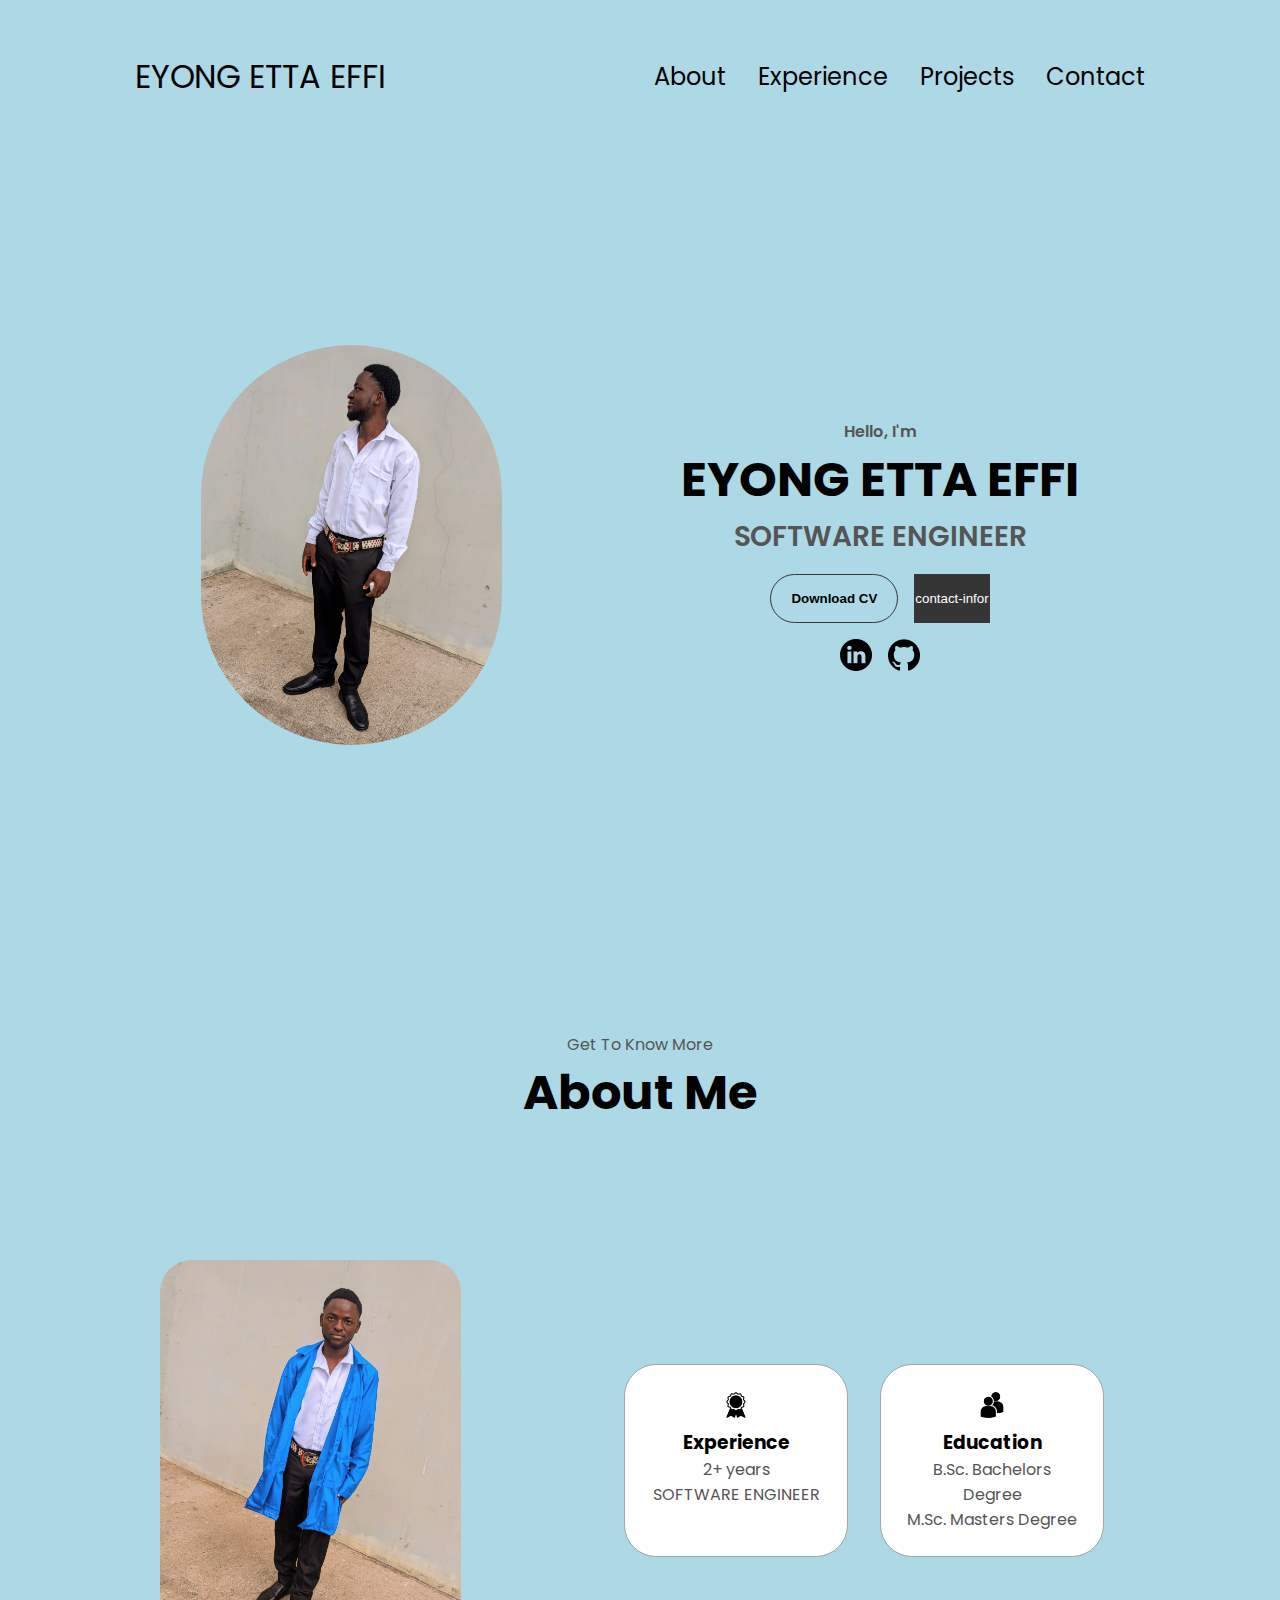
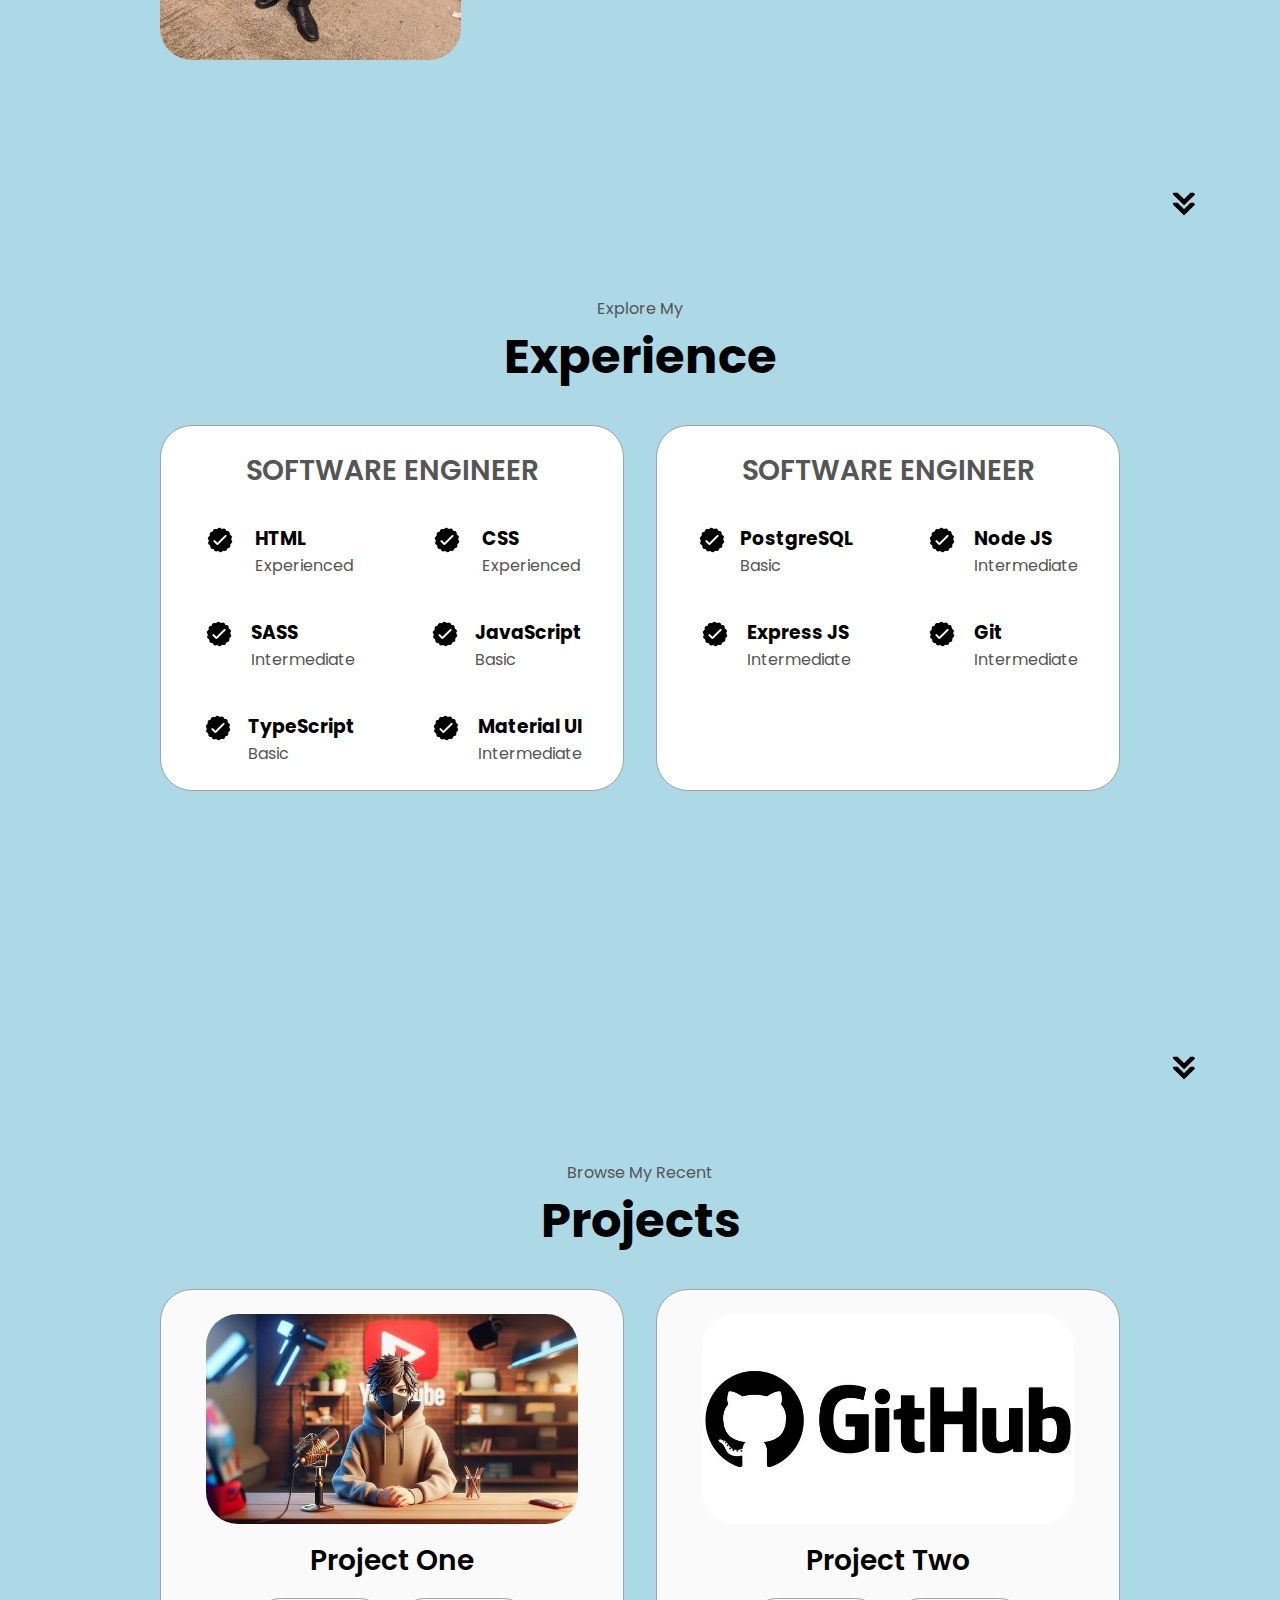
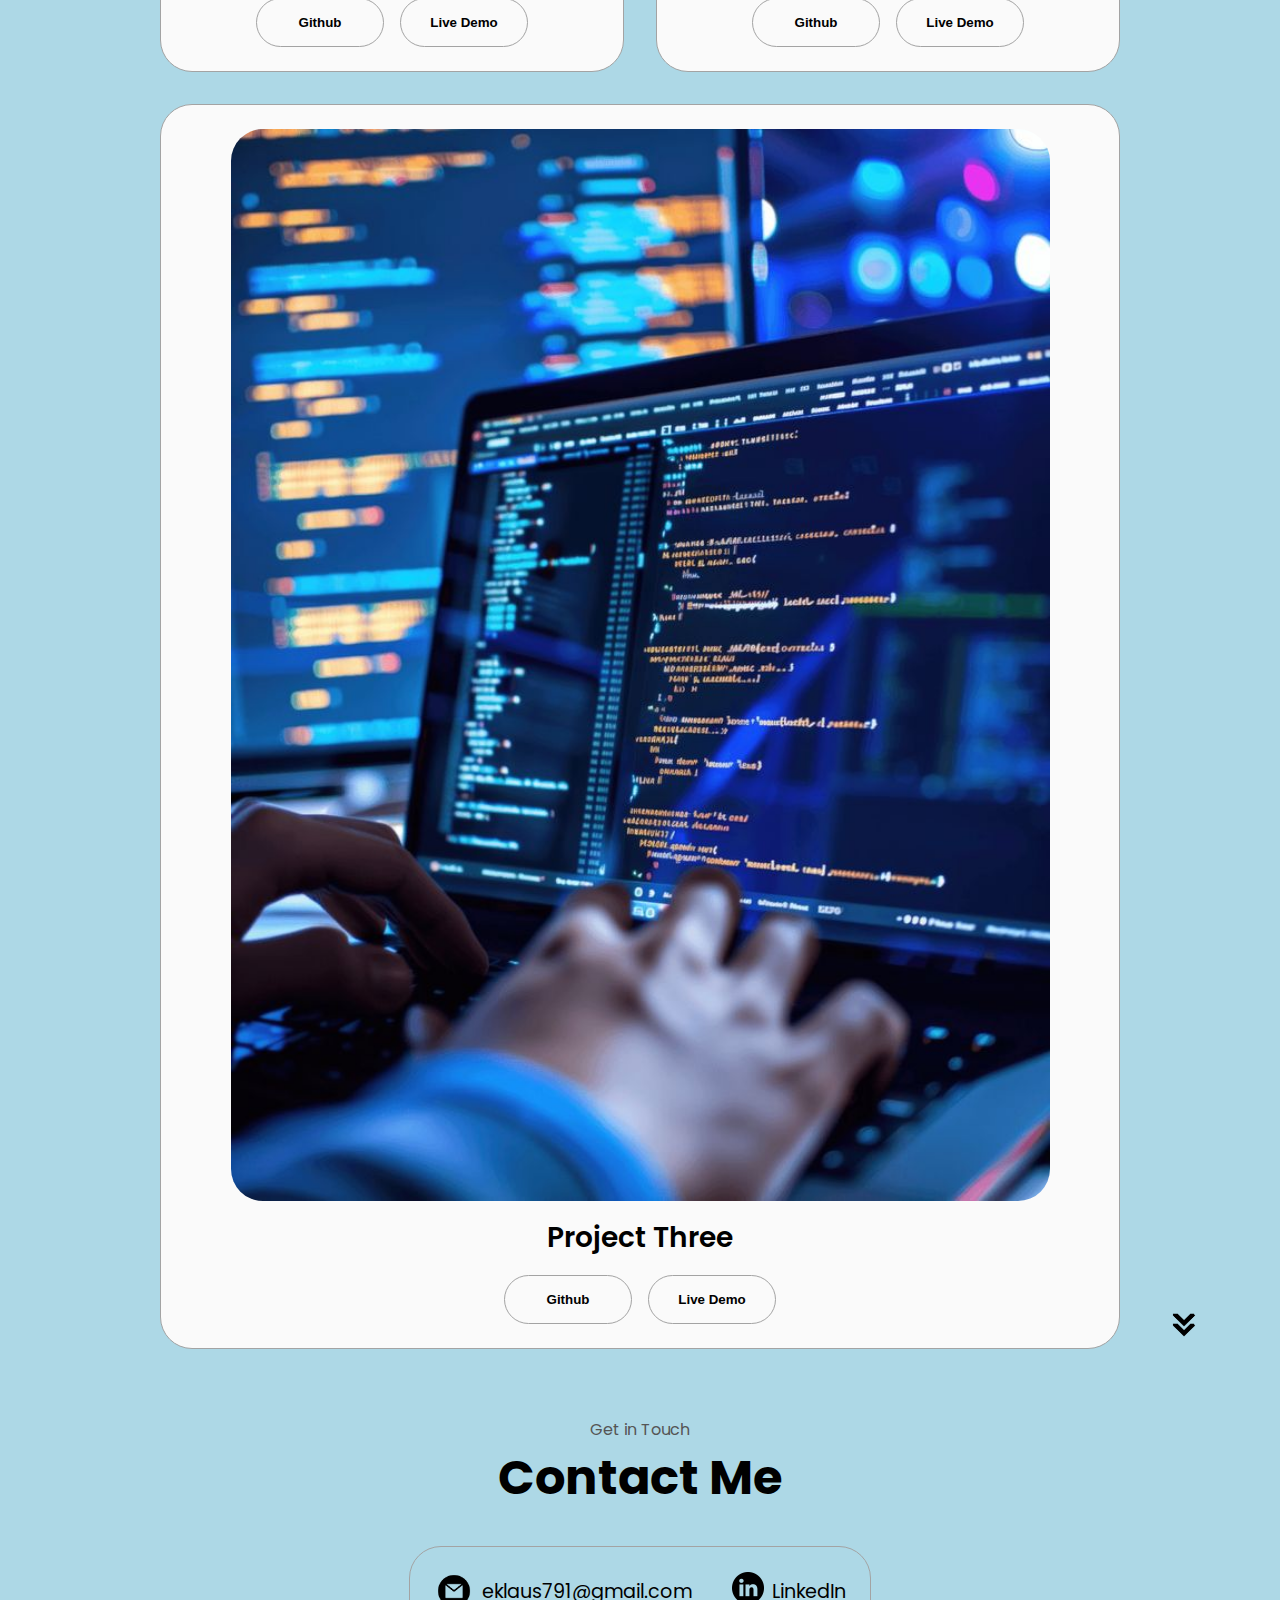
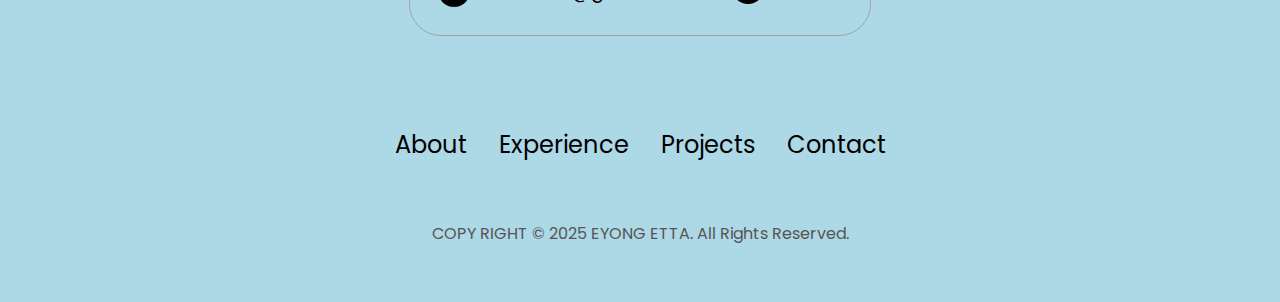
<file: index.html>
<!DOCTYPE html>
  <head>
    <meta charset="UTF-8">
    <meta http-equiv="X-UA-Compatible" content="IE=edge">
    <meta name="viewport" content="width=device-width, initial-scale=1.0">
    <title>My Portfolio</title>
    <link rel="stylesheet" href="folio.css">
    <link rel="stylesheet" href="mediaqueries.css">
  </head>
  <body>
    <nav id="desktop-nav">
      <div class="logo">EYONG ETTA EFFI</div>
      <div>
        <ul class="nav-links">
          <li><a href="#about">About</a></li>
          <li><a href="#experience">Experience</a></li>
          <li><a href="#projects">Projects</a></li>
          <li><a href="#contact">Contact</a></li>
        </ul>
      </div>
    </nav>
    <nav id="hamburger-nav">
      <div class="logo">EYONG ETTA EFFI</div>
      <div class="hamburger-menu">
        <div class="hamburger-icon" onclick="toggleMenu()">
          <span></span>
          <span></span>
          <span></span>
        </div>
        <div class="menu-links">
          <li><a href="#about" onclick="toggleMenu()">About</a></li>
          <li><a href="#experience" onclick="toggleMenu()">Experience</a></li>
          <li><a href="#projects" onclick="toggleMenu()">Projects</a></li>
          <li><a href="#contact" onclick="toggleMenu()">Contact</a></li>
        </div>
      </div>
    </nav>
    <section id="profile">
      <div class="section__pic-container">

        <img class="img" src="assets/SHO.jpg" alt="EYONG ETTA EFFI profile picture" />
      </div>
      <div class="section__text">
        <p class="section__text__p1">Hello, I'm</p>
        <h1 class="title">EYONG ETTA EFFI</h1>
        <p class="section__text__p2">SOFTWARE ENGINEER</p>
        <div class="btn-container">
          <button
            class="btn btn-color-2"
            onclick="window.open('assets/cv1.pdf')"
          >
            Download CV
          </button>
          <button class="btn-color-1" onclick="location.href='./#contact'">
            contact-infor
          </button>
        </div>
        <div id="socials-container">
          <img
            src="./assets/linkedin.png"
            alt="My LinkedIn profile"
            class="icon"
            onclick="location.href='https://linkedin.com/'"
          />
          <img
            src="./assets/github.png"
            alt="My Github profile"
            class="icon"
            onclick="location.href='https://github.com/'"
          />
        </div>
      </div>
    </section>
    <section id="about">
      <p class="section__text__p1">Get To Know More</p>
      <h1 class="title">About Me</h1>
      <div class="section-container">
        <div class="section__pic-container">
          <img
            src="./assets/IN.jpg"
            alt="Profile picture"
            class="about-pic"
          />
        </div>
        <div class="about-details-container">
          <div class="about-containers">
            <div class="details-container">
              <img
                src="./assets/experience.png"
                alt="Experience icon"
                class="icon"
              />
              <h3>Experience</h3>
              <p>2+ years <br />SOFTWARE ENGINEER</p>
            </div>
            <div class="details-container">
              <img
                src="./assets/education.png"
                alt="Education icon"
                class="icon"
              />
              <h3>Education</h3>
              <p>B.Sc. Bachelors Degree<br />M.Sc. Masters Degree</p>
            </div>
          </div>
          <div class="text-container">
            <p></p>
            </p>
          </div>
        </div>
      </div>
      <img
        src="./assets/arrow.png"
        alt="Arrow icon"
        class="icon arrow"
        onclick="location.href='./#experience'"
      />
    </section>
    <section id="experience">
      <p class="section__text__p1">Explore My</p>
      <h1 class="title">Experience</h1>
      <div class="experience-details-container">
        <div class="about-containers">
          <div class="details-container">
            <h2 class="experience-sub-title">SOFTWARE ENGINEER</h2>
            <div class="article-container">
              <article>
                <img
                  src="./assets/checkmark.png"
                  alt="Experience icon"
                  class="icon"
                />
                <div>
                  <h3>HTML</h3>
                  <p>Experienced</p>
                </div>
              </article>
              <article>
                <img
                  src="./assets/checkmark.png"
                  alt="Experience icon"
                  class="icon"
                />
                <div>
                  <h3>CSS</h3>
                  <p>Experienced</p>
                </div>
              </article>
              <article>
                <img
                  src="./assets/checkmark.png"
                  alt="Experience icon"
                  class="icon"
                />
                <div>
                  <h3>SASS</h3>
                  <p>Intermediate</p>
                </div>
              </article>
              <article>
                <img
                  src="./assets/checkmark.png"
                  alt="Experience icon"
                  class="icon"
                />
                <div>
                  <h3>JavaScript</h3>
                  <p>Basic</p>
                </div>
              </article>
              <article>
                <img
                  src="./assets/checkmark.png"
                  alt="Experience icon"
                  class="icon"
                />
                <div>
                  <h3>TypeScript</h3>
                  <p>Basic</p>
                </div>
              </article>
              <article>
                <img
                  src="./assets/checkmark.png"
                  alt="Experience icon"
                  class="icon"
                />
                <div>
                  <h3>Material UI</h3>
                  <p>Intermediate</p>
                </div>
              </article>
            </div>
          </div>
          <div class="details-container">
            <h2 class="experience-sub-title">SOFTWARE ENGINEER</h2>
            <div class="article-container">
              <article>
                <img
                  src="./assets/checkmark.png"
                  alt="Experience icon"
                  class="icon"
                />
                <div>
                  <h3>PostgreSQL</h3>
                  <p>Basic</p>
                </div>
              </article>
              <article>
                <img
                  src="./assets/checkmark.png"
                  alt="Experience icon"
                  class="icon"
                />
                <div>
                  <h3>Node JS</h3>
                  <p>Intermediate</p>
                </div>
              </article>
              <article>
                <img
                  src="./assets/checkmark.png"
                  alt="Experience icon"
                  class="icon"
                />
                <div>
                  <h3>Express JS</h3>
                  <p>Intermediate</p>
                </div>
              </article>
              <article>
                <img
                  src="./assets/checkmark.png"
                  alt="Experience icon"
                  class="icon"
                />
                <div>
                  <h3>Git</h3>
                  <p>Intermediate</p>
                </div>
              </article>
            </div>
          </div>
        </div>
      </div>
      <img
        src="./assets/arrow.png"
        alt="Arrow icon"
        class="icon arrow"
        onclick="location.href='./#projects'"
      />
    </section>
    <section id="projects">
      <p class="section__text__p1">Browse My Recent</p>
      <h1 class="title">Projects</h1>
      <div class="experience-details-container">
        <div class="about-containers">
          <div class="details-container color-container">
            <div class="article-container">
              <img
                src="./assets/we.jpg"
                alt="Project 1"
                class="project-img"
              />
            </div>
            <h2 class="experience-sub-title project-title">Project One</h2>
            <div class="btn-container">
              <button
                class="btn btn-color-2 project-btn"
                onclick="location.href='https://github.com/'"
              >
                Github
              </button>
              <button
                class="btn btn-color-2 project-btn"
                onclick="location.href='https://github.com/'"
              >
                Live Demo
              </button>
            </div>
          </div>
          <div class="details-container color-container">
            <div class="article-container">
              <img
                src="./assets/we1.jpg"
                alt="Project 2"
                class="project-img"
              />
            </div>
            <h2 class="experience-sub-title project-title">Project Two</h2>
            <div class="btn-container">
              <button
                class="btn btn-color-2 project-btn"
                onclick="location.href='https://github.com/'"
              >
                Github
              </button>
              <button
                class="btn btn-color-2 project-btn"
                onclick="location.href='https://github.com/'"
              >
                Live Demo
              </button>
            </div>
          </div>
          <div class="details-container color-container">
            <div class="article-container">
              <img
                src="./assets/go.jpg"
                alt="Project 3"
                class="project-img"
              />
            </div>
            <h2 class="experience-sub-title project-title">Project Three</h2>
            <div class="btn-container">
              <button
                class="btn btn-color-2 project-btn"
                onclick="location.href='https://github.com/'"
              >
                Github
              </button>
              <button
                class="btn btn-color-2 project-btn"
                onclick="location.href='https://github.com/'"
              >
                Live Demo
              </button>
            </div>
          </div>
        </div>
      </div>
      <img
        src="./assets/arrow.png"
        alt="Arrow icon"
        class="icon arrow"
        onclick="location.href='./#contact'"
      />
    </section>
    <section id="contact">
      <p class="section__text__p1">Get in Touch</p>
      <h1 class="title">Contact Me</h1>
      <div class="contact-info-upper-container">
        <div class="contact-info-container">
          <img
            src="./assets/email.png"
            alt="Email icon"
            class="icon contact-icon email-icon"
          />
          <p><a href="mailto:eklaus791@gmail.com">eklaus791@gmail.com</p>
        </div>
        <div class="contact-info-container">
          <img
            src="./assets/linkedin.png"
            alt="LinkedIn icon"
            class="icon contact-icon"
          />
          <p><a href="https://www.linkedin.com/in/eyong-etta-91a24a290">LinkedIn</a></p>
        </div>
      </div>
    </section>
    <footer>
      <nav>
        <div class="nav-links-container">
          <ul class="nav-links">
            <li><a href="#about">About</a></li>
            <li><a href="#experience">Experience</a></li>
            <li><a href="#projects">Projects</a></li>
            <li><a href="#contact">Contact</a></li>
          </ul>
        </div>
      </nav>
      <p>COPY RIGHT &#169; 2025 EYONG ETTA. All Rights Reserved.</p>
    </footer>
    <script src="script.js"></script>
  </body>
</html>
</file>
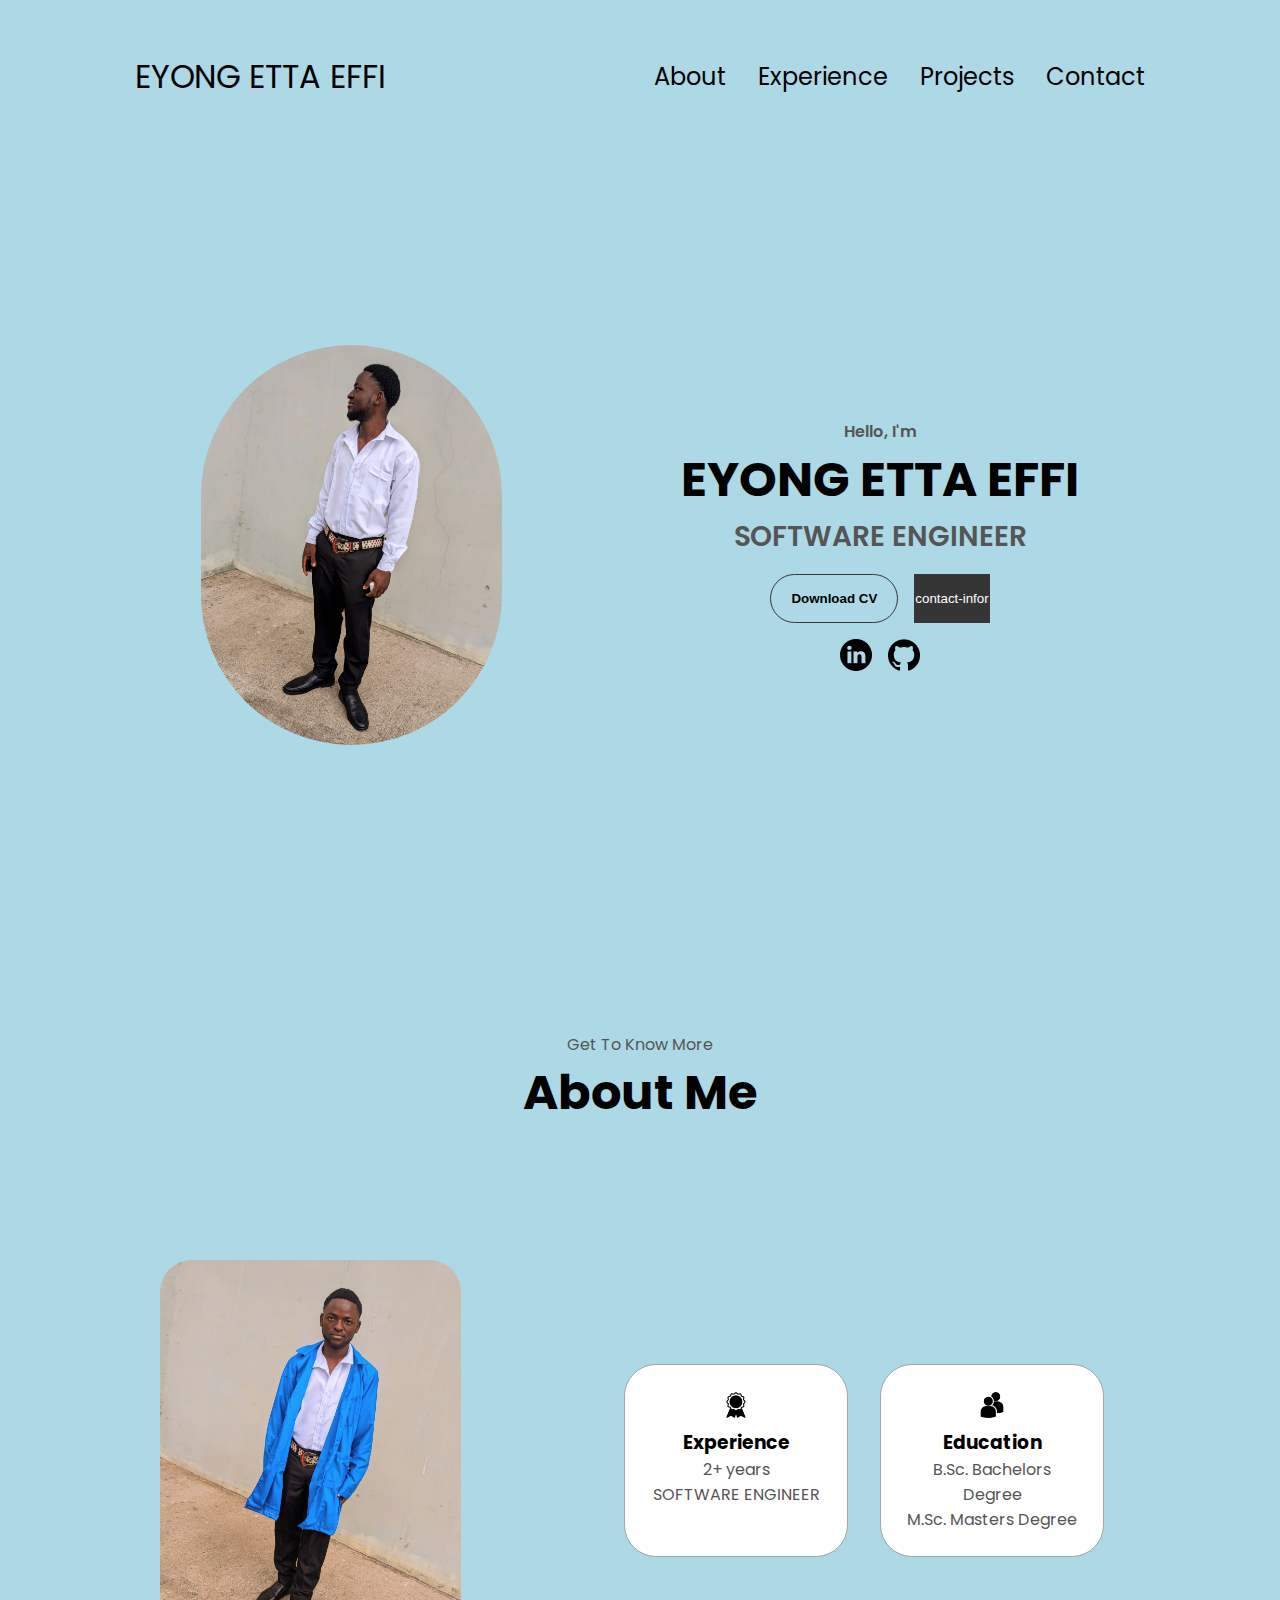
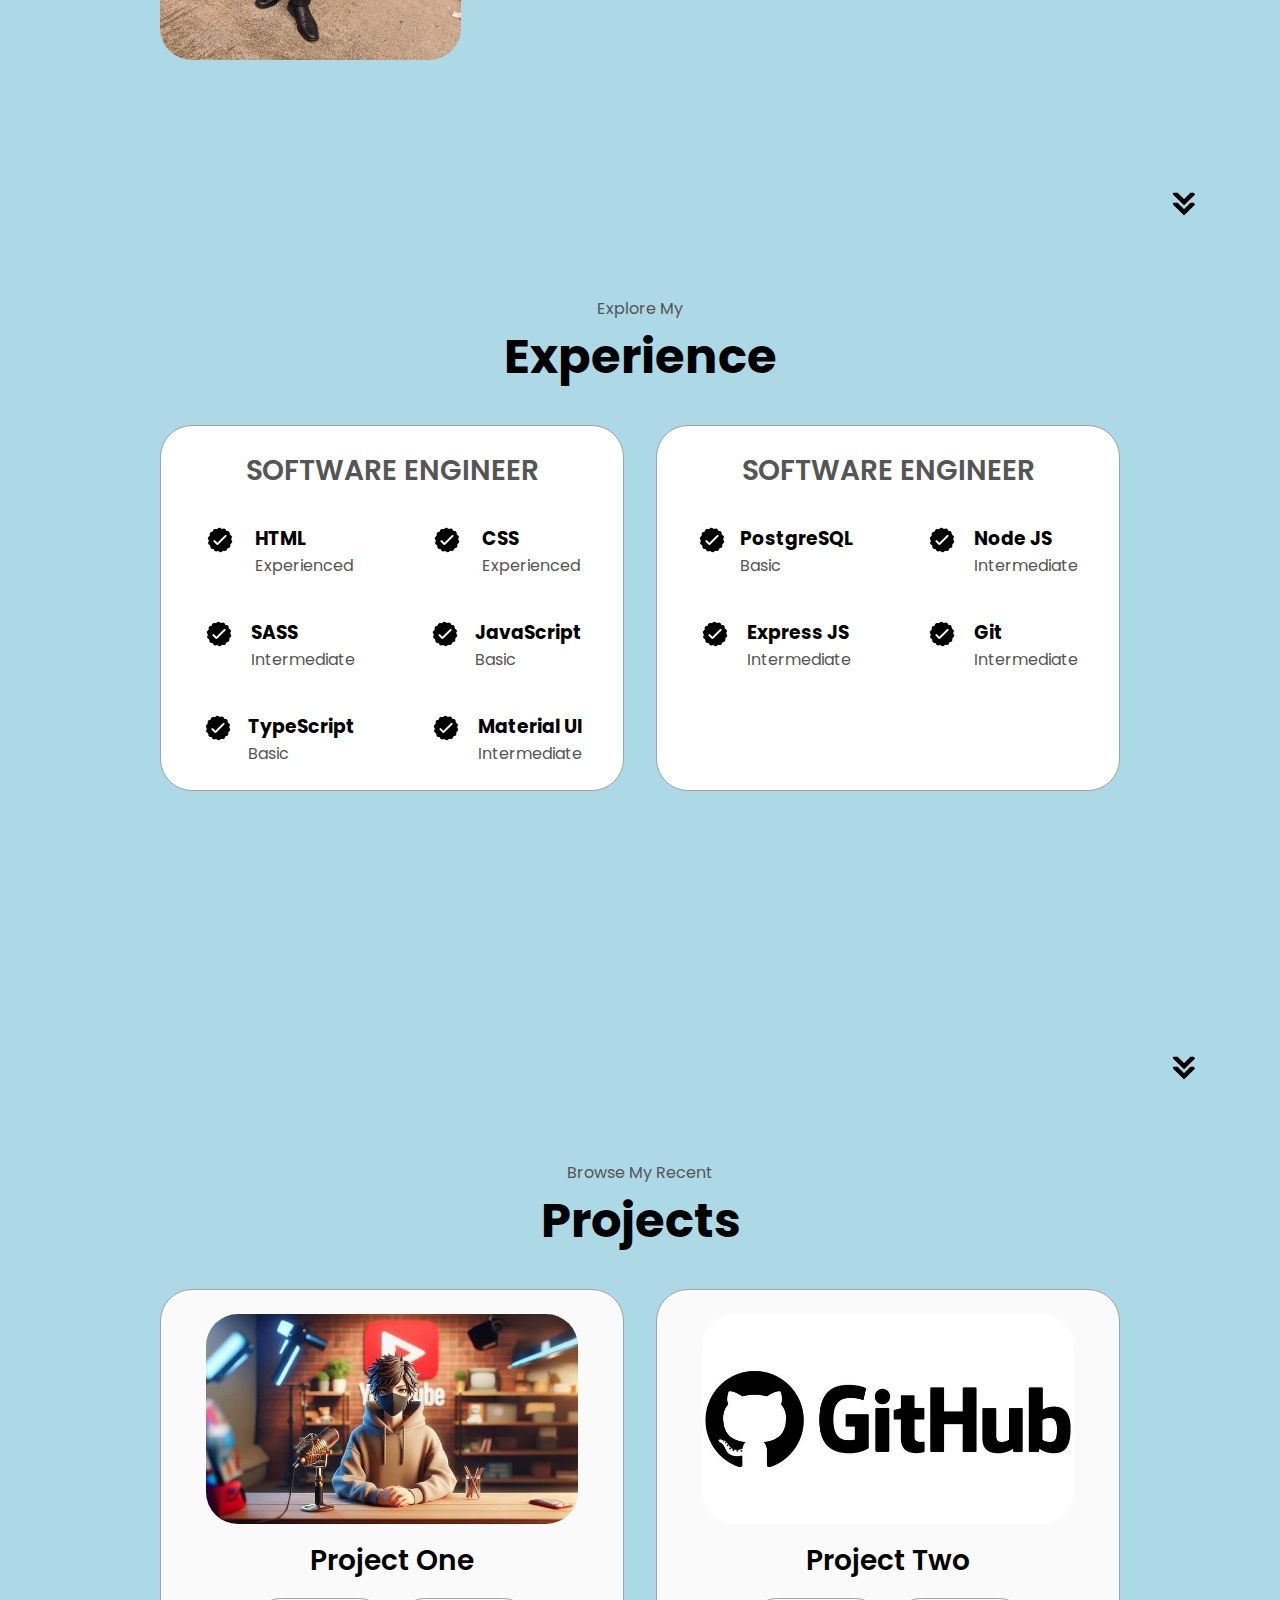
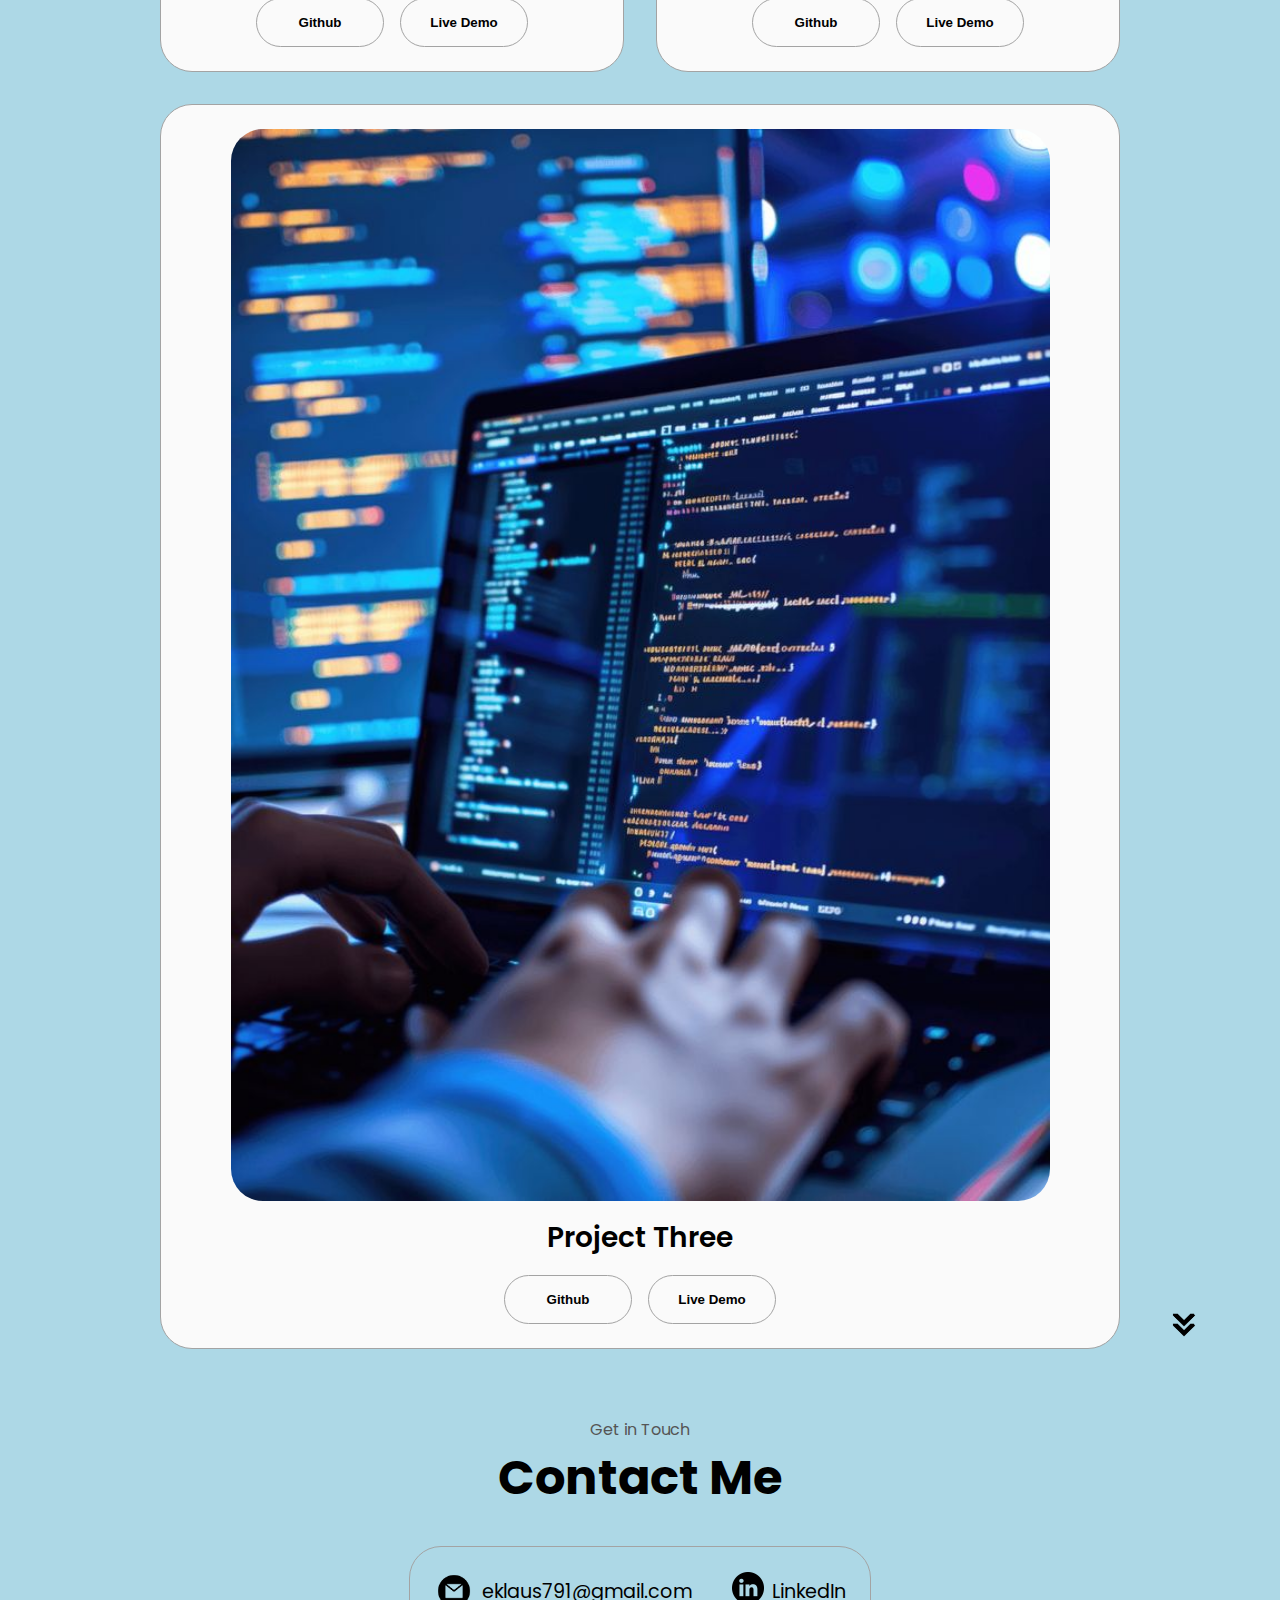
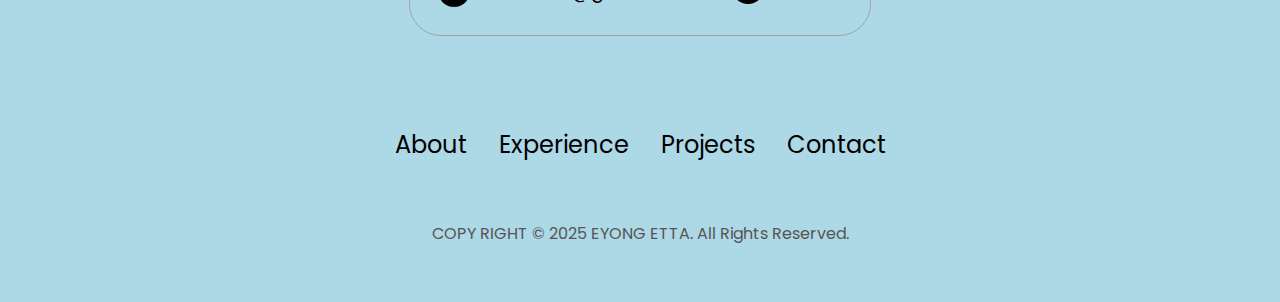
<file: folio.html>
<!DOCTYPE html>
<html lang="en">
  <head>
    <meta charset="UTF-8">
    <meta http-equiv="X-UA-Compatible" content="IE=edge">
    <meta name="viewport" content="width=device-width, initial-scale=1.0">
    <title>My Portfolio</title>
    <link rel="stylesheet" href="folio.css">
    <link rel="stylesheet" href="mediaqueries.css">
  </head>
  <body>
    <nav id="desktop-nav">
      <div class="logo">EYONG ETTA EFFI</div>
      <div>
        <ul class="nav-links">
          <li><a href="#about">About</a></li>
          <li><a href="#experience">Experience</a></li>
          <li><a href="#projects">Projects</a></li>
          <li><a href="#contact">Contact</a></li>
        </ul>
      </div>
    </nav>
    <nav id="hamburger-nav">
      <div class="logo">EYONG ETTA EFFI</div>
      <div class="hamburger-menu">
        <div class="hamburger-icon" onclick="toggleMenu()">
          <span></span>
          <span></span>
          <span></span>
        </div>
        <div class="menu-links">
          <li><a href="#about" onclick="toggleMenu()">About</a></li>
          <li><a href="#experience" onclick="toggleMenu()">Experience</a></li>
          <li><a href="#projects" onclick="toggleMenu()">Projects</a></li>
          <li><a href="#contact" onclick="toggleMenu()">Contact</a></li>
        </div>
      </div>
    </nav>
    <section id="profile">
      <div class="section__pic-container">

        <img class="img" src="assets/SHO.jpg" alt="EYONG ETTA EFFI profile picture" />
      </div>
      <div class="section__text">
        <p class="section__text__p1">Hello, I'm</p>
        <h1 class="title">EYONG ETTA EFFI</h1>
        <p class="section__text__p2">SOFTWARE ENGINEER</p>
        <div class="btn-container">
          <button
            class="btn btn-color-2"
            onclick="window.open('assets/cv1.pdf')"
          >
            Download CV
          </button>
          <button class="btn-color-1" onclick="location.href='./#contact'">
            contact-infor
          </button>
        </div>
        <div id="socials-container">
          <img
            src="./assets/linkedin.png"
            alt="My LinkedIn profile"
            class="icon"
            onclick="location.href='https://linkedin.com/'"
          />
          <img
            src="./assets/github.png"
            alt="My Github profile"
            class="icon"
            onclick="location.href='https://github.com/'"
          />
        </div>
      </div>
    </section>
    <section id="about">
      <p class="section__text__p1">Get To Know More</p>
      <h1 class="title">About Me</h1>
      <div class="section-container">
        <div class="section__pic-container">
          <img
            src="./assets/IN.jpg"
            alt="Profile picture"
            class="about-pic"
          />
        </div>
        <div class="about-details-container">
          <div class="about-containers">
            <div class="details-container">
              <img
                src="./assets/experience.png"
                alt="Experience icon"
                class="icon"
              />
              <h3>Experience</h3>
              <p>2+ years <br />SOFTWARE ENGINEER</p>
            </div>
            <div class="details-container">
              <img
                src="./assets/education.png"
                alt="Education icon"
                class="icon"
              />
              <h3>Education</h3>
              <p>B.Sc. Bachelors Degree<br />M.Sc. Masters Degree</p>
            </div>
          </div>
          <div class="text-container">
            <p></p>
            </p>
          </div>
        </div>
      </div>
      <img
        src="./assets/arrow.png"
        alt="Arrow icon"
        class="icon arrow"
        onclick="location.href='./#experience'"
      />
    </section>
    <section id="experience">
      <p class="section__text__p1">Explore My</p>
      <h1 class="title">Experience</h1>
      <div class="experience-details-container">
        <div class="about-containers">
          <div class="details-container">
            <h2 class="experience-sub-title">SOFTWARE ENGINEER</h2>
            <div class="article-container">
              <article>
                <img
                  src="./assets/checkmark.png"
                  alt="Experience icon"
                  class="icon"
                />
                <div>
                  <h3>HTML</h3>
                  <p>Experienced</p>
                </div>
              </article>
              <article>
                <img
                  src="./assets/checkmark.png"
                  alt="Experience icon"
                  class="icon"
                />
                <div>
                  <h3>CSS</h3>
                  <p>Experienced</p>
                </div>
              </article>
              <article>
                <img
                  src="./assets/checkmark.png"
                  alt="Experience icon"
                  class="icon"
                />
                <div>
                  <h3>SASS</h3>
                  <p>Intermediate</p>
                </div>
              </article>
              <article>
                <img
                  src="./assets/checkmark.png"
                  alt="Experience icon"
                  class="icon"
                />
                <div>
                  <h3>JavaScript</h3>
                  <p>Basic</p>
                </div>
              </article>
              <article>
                <img
                  src="./assets/checkmark.png"
                  alt="Experience icon"
                  class="icon"
                />
                <div>
                  <h3>TypeScript</h3>
                  <p>Basic</p>
                </div>
              </article>
              <article>
                <img
                  src="./assets/checkmark.png"
                  alt="Experience icon"
                  class="icon"
                />
                <div>
                  <h3>Material UI</h3>
                  <p>Intermediate</p>
                </div>
              </article>
            </div>
          </div>
          <div class="details-container">
            <h2 class="experience-sub-title">SOFTWARE ENGINEER</h2>
            <div class="article-container">
              <article>
                <img
                  src="./assets/checkmark.png"
                  alt="Experience icon"
                  class="icon"
                />
                <div>
                  <h3>PostgreSQL</h3>
                  <p>Basic</p>
                </div>
              </article>
              <article>
                <img
                  src="./assets/checkmark.png"
                  alt="Experience icon"
                  class="icon"
                />
                <div>
                  <h3>Node JS</h3>
                  <p>Intermediate</p>
                </div>
              </article>
              <article>
                <img
                  src="./assets/checkmark.png"
                  alt="Experience icon"
                  class="icon"
                />
                <div>
                  <h3>Express JS</h3>
                  <p>Intermediate</p>
                </div>
              </article>
              <article>
                <img
                  src="./assets/checkmark.png"
                  alt="Experience icon"
                  class="icon"
                />
                <div>
                  <h3>Git</h3>
                  <p>Intermediate</p>
                </div>
              </article>
            </div>
          </div>
        </div>
      </div>
      <img
        src="./assets/arrow.png"
        alt="Arrow icon"
        class="icon arrow"
        onclick="location.href='./#projects'"
      />
    </section>
    <section id="projects">
      <p class="section__text__p1">Browse My Recent</p>
      <h1 class="title">Projects</h1>
      <div class="experience-details-container">
        <div class="about-containers">
          <div class="details-container color-container">
            <div class="article-container">
              <img
                src="./assets/we.jpg"
                alt="Project 1"
                class="project-img"
              />
            </div>
            <h2 class="experience-sub-title project-title">Project One</h2>
            <div class="btn-container">
              <button
                class="btn btn-color-2 project-btn"
                onclick="location.href='https://github.com/'"
              >
                Github
              </button>
              <button
                class="btn btn-color-2 project-btn"
                onclick="location.href='https://github.com/'"
              >
                Live Demo
              </button>
            </div>
          </div>
          <div class="details-container color-container">
            <div class="article-container">
              <img
                src="./assets/we1.jpg"
                alt="Project 2"
                class="project-img"
              />
            </div>
            <h2 class="experience-sub-title project-title">Project Two</h2>
            <div class="btn-container">
              <button
                class="btn btn-color-2 project-btn"
                onclick="location.href='https://github.com/'"
              >
                Github
              </button>
              <button
                class="btn btn-color-2 project-btn"
                onclick="location.href='https://github.com/'"
              >
                Live Demo
              </button>
            </div>
          </div>
          <div class="details-container color-container">
            <div class="article-container">
              <img
                src="./assets/go.jpg"
                alt="Project 3"
                class="project-img"
              />
            </div>
            <h2 class="experience-sub-title project-title">Project Three</h2>
            <div class="btn-container">
              <button
                class="btn btn-color-2 project-btn"
                onclick="location.href='https://github.com/'"
              >
                Github
              </button>
              <button
                class="btn btn-color-2 project-btn"
                onclick="location.href='https://github.com/'"
              >
                Live Demo
              </button>
            </div>
          </div>
        </div>
      </div>
      <img
        src="./assets/arrow.png"
        alt="Arrow icon"
        class="icon arrow"
        onclick="location.href='./#contact'"
      />
    </section>
    <section id="contact">
      <p class="section__text__p1">Get in Touch</p>
      <h1 class="title">Contact Me</h1>
      <div class="contact-info-upper-container">
        <div class="contact-info-container">
          <img
            src="./assets/email.png"
            alt="Email icon"
            class="icon contact-icon email-icon"
          />
          <p><a href="mailto:eklaus791@gmail.com">eklaus791@gmail.com</p>
        </div>
        <div class="contact-info-container">
          <img
            src="./assets/linkedin.png"
            alt="LinkedIn icon"
            class="icon contact-icon"
          />
          <p><a href="https://www.linkedin.com/in/eyong-etta-91a24a290">LinkedIn</a></p>
        </div>
      </div>
    </section>
    <footer>
      <nav>
        <div class="nav-links-container">
          <ul class="nav-links">
            <li><a href="#about">About</a></li>
            <li><a href="#experience">Experience</a></li>
            <li><a href="#projects">Projects</a></li>
            <li><a href="#contact">Contact</a></li>
          </ul>
        </div>
      </nav>
      <p>COPY RIGHT &#169; 2025 EYONG ETTA. All Rights Reserved.</p>
    </footer>
    <script src="script.js"></script>
  </body>
</html>
</file>
<file: folio.css>
/* GENERAL */

@import url("https://fonts.googleapis.com/css2?family=Poppins:wght@300;400;500;600&display=swap");

* {
  margin: 0;
  padding: 0;
}

body {
  font-family: "Poppins", sans-serif;
  background-color: lightblue;
}

html {
  scroll-behavior: smooth;
}

p {
  color: rgb(85, 85, 85);
}

/* TRANSITION */

a,
.btn {
  transition: all 300ms ease;
}

/* DESKTOP NAV */

nav,
.nav-links {
  display: flex;
}

nav {
  justify-content: space-around;
  align-items: center;
  height: 17vh;
}

.nav-links {
  gap: 2rem;
  list-style: none;
  font-size: 1.5rem;
}

a {
  color: black;
  text-decoration: none;
  text-decoration-color: white;
}

a:hover {
  color: grey;
  text-decoration: underline;
  text-underline-offset: 1rem;
  text-decoration-color: rgb(181, 181, 181);
}

.logo {
  font-size: 2rem;
}

.logo:hover {
  cursor: default;
}

/* HAMBURGER MENU */

#hamburger-nav {
  display: none;
}

.hamburger-menu {
  position: relative;
  display: inline-block;
}

.hamburger-icon {
  display: flex;
  flex-direction: column;
  justify-content: space-between;
  height: 24px;
  width: 30px;
  cursor: pointer;
}

.hamburger-icon span {
  width: 100%;
  height: 2px;
  background-color: black;
  transition: all 0.3 ease-in-out;
}

.menu-links {
  position: absolute;
  top: 100%;
  right: 0;
  background-color: white;
  width: fit-content;
  max-height: 0;
  overflow: hidden;
  transition: all 0.3 ease-in-out;
}

.menu-links a {
  display: block;
  padding: 10px;
  text-align: center;
  font-size: 1.5rem;
  color: black;
  text-decoration: none;
  transition: all 0.3 ease-in-out;
}

.menu-links li {
  list-style: none;
}

.menu-links.open {
  max-height: 300px;
}

.hamburger-icon.open span:first-child {
  transform: rotate(45deg) translate(10px, 5px);
}

.hamburger-icon.open span:nth-child(2) {
  opacity: 0;
}

.hamburger-icon.open span:last-child {
  transform: rotate(-45deg) translate(10px, -5px);
}

.hamburger-icon span:first-child {
  transform: none;
}

.hamburger-icon span:first-child {
  opacity: 1;
}

.hamburger-icon span:first-child {
  transform: none;
}

/* SECTIONS */

section {
  padding-top: 4vh;
  height: 96vh;
  margin: 0 10rem;
  box-sizing: border-box;
  min-height: fit-content;
}

.section-container {
  display: flex;
}

/* PROFILE SECTION */

#profile {
  display: flex;
  justify-content: center;
  gap: 5rem;
  height: 80vh;
}

.section__pic-container {
  display: flex;
  height: 400px;
  width: 400px;
  margin: auto 0;
  
}
.section__pic-container .img{
  border-radius: 200px;
}

.section__text {
  align-self: center;
  text-align: center;
}

.section__text p {
  font-weight: 600;
}

.section__text__p1 {
  text-align: center;
}

.section__text__p2 {
  font-size: 1.75rem;
  margin-bottom: 1rem;
}

.title {
  font-size: 3rem;
  text-align: center;
}

#socials-container {
  display: flex;
  justify-content: center;
  margin-top: 1rem;
  gap: 1rem;
}

/* ICONS */

.icon {
  cursor: pointer;
  height: 2rem;
}

/* BUTTONS */

.btn-container {
  display: flex;
  justify-content: center;
  gap: 1rem;
}

.btn {
  font-weight: 600;
  transition: all 300ms ease;
  padding: 1rem;
  width: 8rem;
  border-radius: 2rem;
}

.btn-color-1,
.btn-color-2 {
  border: rgb(53, 53, 53) 0.1rem solid;
}

.btn-color-1:hover,
.btn-color-2:hover {
  cursor: pointer;
}

.btn-color-1,
.btn-color-2:hover {
  background: rgb(53, 53, 53);
  color: white;
}

.btn-color-1:hover {
  background: rgb(0, 0, 0);
}

.btn-color-2 {
  background: none;
}

.btn-color-2:hover {
  border: rgb(255, 255, 255) 0.1rem solid;
}

.btn-container {
  gap: 1rem;
}

/* ABOUT SECTION */

#about {
  position: relative;
}

.about-containers {
  gap: 2rem;
  margin-bottom: 2rem;
  margin-top: 2rem;
}

.about-details-container {
  justify-content: center;
  flex-direction: column;
}

.about-containers,
.about-details-container {
  display: flex;
}

.about-pic {
  border-radius: 2rem;
}

.arrow {
  position: absolute;
  right: -5rem;
  bottom: 2.5rem;
}

.details-container {
  padding: 1.5rem;
  flex: 1;
  background: white;
  border-radius: 2rem;
  border: rgb(53, 53, 53) 0.1rem solid;
  border-color: rgb(163, 163, 163);
  text-align: center;
}

.section-container {
  gap: 4rem;
  height: 80%;
}

.section__pic-container {
  height: 400px;
  width: 400px;
  margin: auto 0;
}

/* EXPERIENCE SECTION */

#experience {
  position: relative;
}

.experience-sub-title {
  color: rgb(85, 85, 85);
  font-weight: 600;
  font-size: 1.75rem;
  margin-bottom: 2rem;
}

.experience-details-container {
  display: flex;
  justify-content: center;
  flex-direction: column;
}

.article-container {
  display: flex;
  text-align: initial;
  flex-wrap: wrap;
  flex-direction: row;
  gap: 2.5rem;
  justify-content: space-around;
}

article {
  display: flex;
  width: 10rem;
  justify-content: space-around;
  gap: 0.5rem;
}

article .icon {
  cursor: default;
}

/* PROJECTS SECTION */

#projects {
  position: relative;
}

.color-container {
  border-color: rgb(163, 163, 163);
  background: rgb(250, 250, 250);
}

.project-img {
  border-radius: 2rem;
  width: 90%;
  height: 90%;
}

.project-title {
  margin: 1rem;
  color: black;
}

.project-btn {
  color: black;
  border-color: rgb(163, 163, 163);
}

/* CONTACT */

#contact {
  display: flex;
  justify-content: center;
  flex-direction: column;
  height: 70vh;
}

.contact-info-upper-container {
  display: flex;
  justify-content: center;
  border-radius: 2rem;
  border: rgb(53, 53, 53) 0.1rem solid;
  border-color: rgb(163, 163, 163);
  background: (250, 250, 250);
  margin: 2rem auto;
  padding: 0.5rem;
}

.contact-info-container {
  display: flex;
  align-items: center;
  justify-content: center;
  gap: 0.5rem;
  margin: 1rem;
}

.contact-info-container p {
  font-size: larger;
}

.contact-icon {
  cursor: default;
}

.email-icon {
  height: 2.5rem;
}

/* FOOTER SECTION */

footer {
  height: 26vh;
  margin: 0 1rem;
}

footer p {
  text-align: center;
}
</file>
<file: mediaqueries.css>
@media screen and (max-width: 1400px) {
  #profile {
    height: 83vh;
    margin-bottom: 6rem;
  }
  .about-containers {
    flex-wrap: wrap;
  }
  #contact,
  #projects {
    height: fit-content;
  }
}

@media screen and (max-width: 1200px) {
  #desktop-nav {
    display: none;
  }
  #hamburger-nav {
    display: flex;
  }
  #experience,
  .experience-details-container {
    margin-top: 2rem;
  }
  #profile,
  .section-container {
    display: block;
  }
  .arrow {
    display: none;
  }
  section,
  .section-container {
    height: fit-content;
  }
  section {
    margin: 0 5%;
  }
  .section__pic-container {
    width: 275px;
    height: 275px;
    margin: 0 auto 2rem;
  }
  .about-containers {
    margin-top: 0;
  }
}

@media screen and (max-width: 600px) {
  #contact,
  footer {
    height: 40vh;
  }
  #profile {
    height: 83vh;
    margin-bottom: 0;
  }
  article {
    font-size: 1rem;
  }
  footer nav {
    height: fit-content;
    margin-bottom: 2rem;
  }
  .about-containers,
  .contact-info-upper-container,
  .btn-container {
    flex-wrap: wrap;
  }
  .contact-info-container {
    margin: 0;
  }
  .contact-info-container p,
  .nav-links li a {
    font-size: 1rem;
  }
  .experience-sub-title {
    font-size: 1.25rem;
  }
  .logo {
    font-size: 1.5rem;
  }
  .nav-links {
    flex-direction: column;
    gap: 0.5rem;
    text-align: center;
  }
  .section__pic-container {
    width: auto;
    height: 46vw;
    justify-content: center;
  }
  .section__text__p2 {
    font-size: 1.25rem;
  }
  .title {
    font-size: 2rem;
  }
  .text-container {
    text-align: justify;
  }
}
</file>
